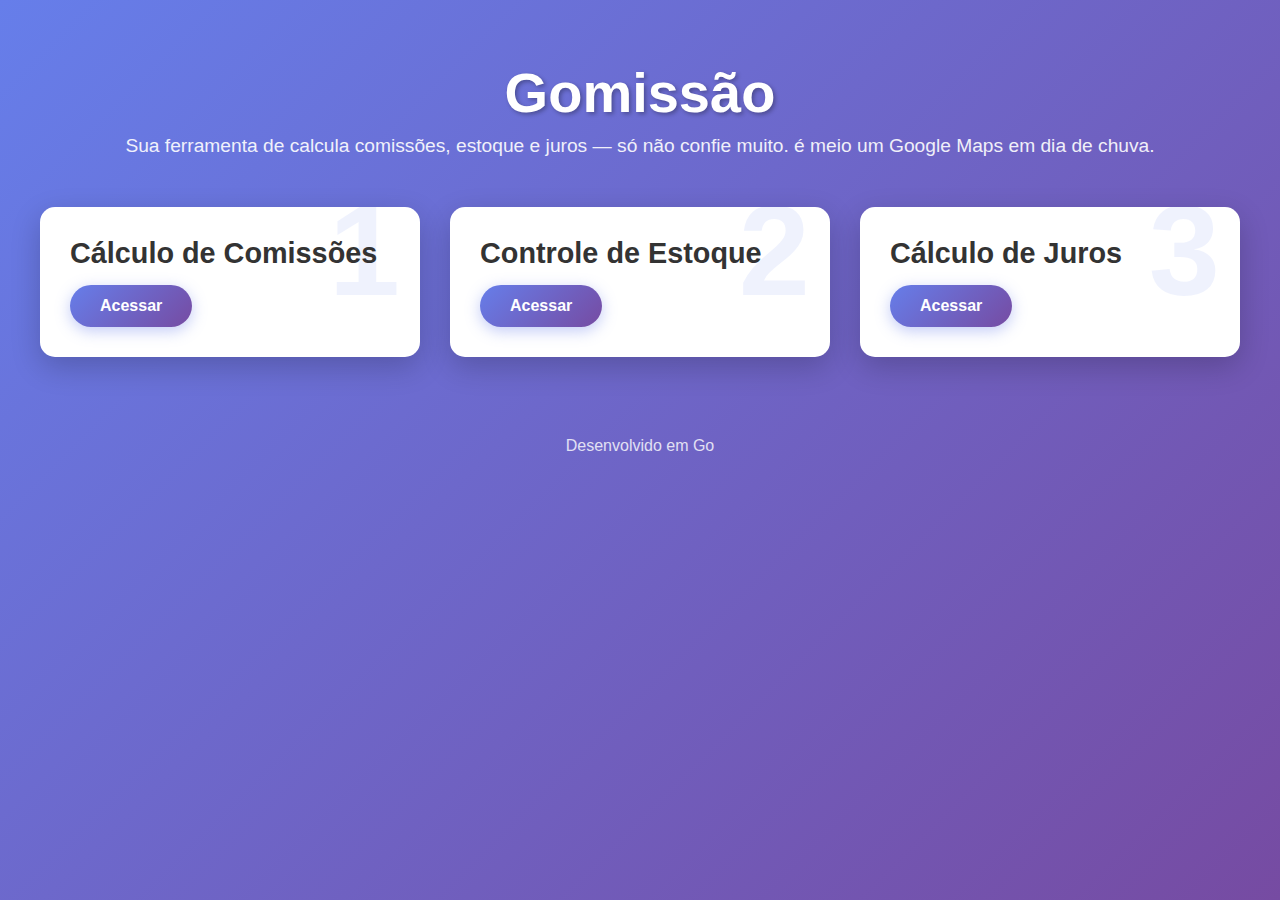
<file: views/index.html>
<!DOCTYPE html>
<html lang="pt-BR">
<head>
    <meta charset="UTF-8">
    <meta name="viewport" content="width=device-width, initial-scale=1.0">
    <title>Desafios Go - Gomissão</title>
    <link rel="stylesheet" href="/static/css/style.css">
</head>
<body>
    <div class="container">
        <header>
            <h1>Gomissão</h1>
            <p class="subtitle">Sua ferramenta de calcula comissões, estoque e juros — só não confie muito. é meio um Google Maps em dia de chuva.</p>
        </header>

        <div class="challenges-grid">
            <div class="challenge-card">
                <div class="challenge-number">1</div>
                <h2>Cálculo de Comissões</h2>
                <a href="/comissoes" class="btn">Acessar</a>
            </div>

            <div class="challenge-card">
                <div class="challenge-number">2</div>
                <h2>Controle de Estoque</h2>
                <a href="/estoque" class="btn">Acessar</a>
            </div>

            <div class="challenge-card">
                <div class="challenge-number">3</div>
                <h2>Cálculo de Juros</h2>
                <a href="/juros" class="btn">Acessar</a>
            </div>
        </div>

        <footer>
            <p>Desenvolvido em Go</p>
        </footer>
    </div>
</body>
</html>
</file>
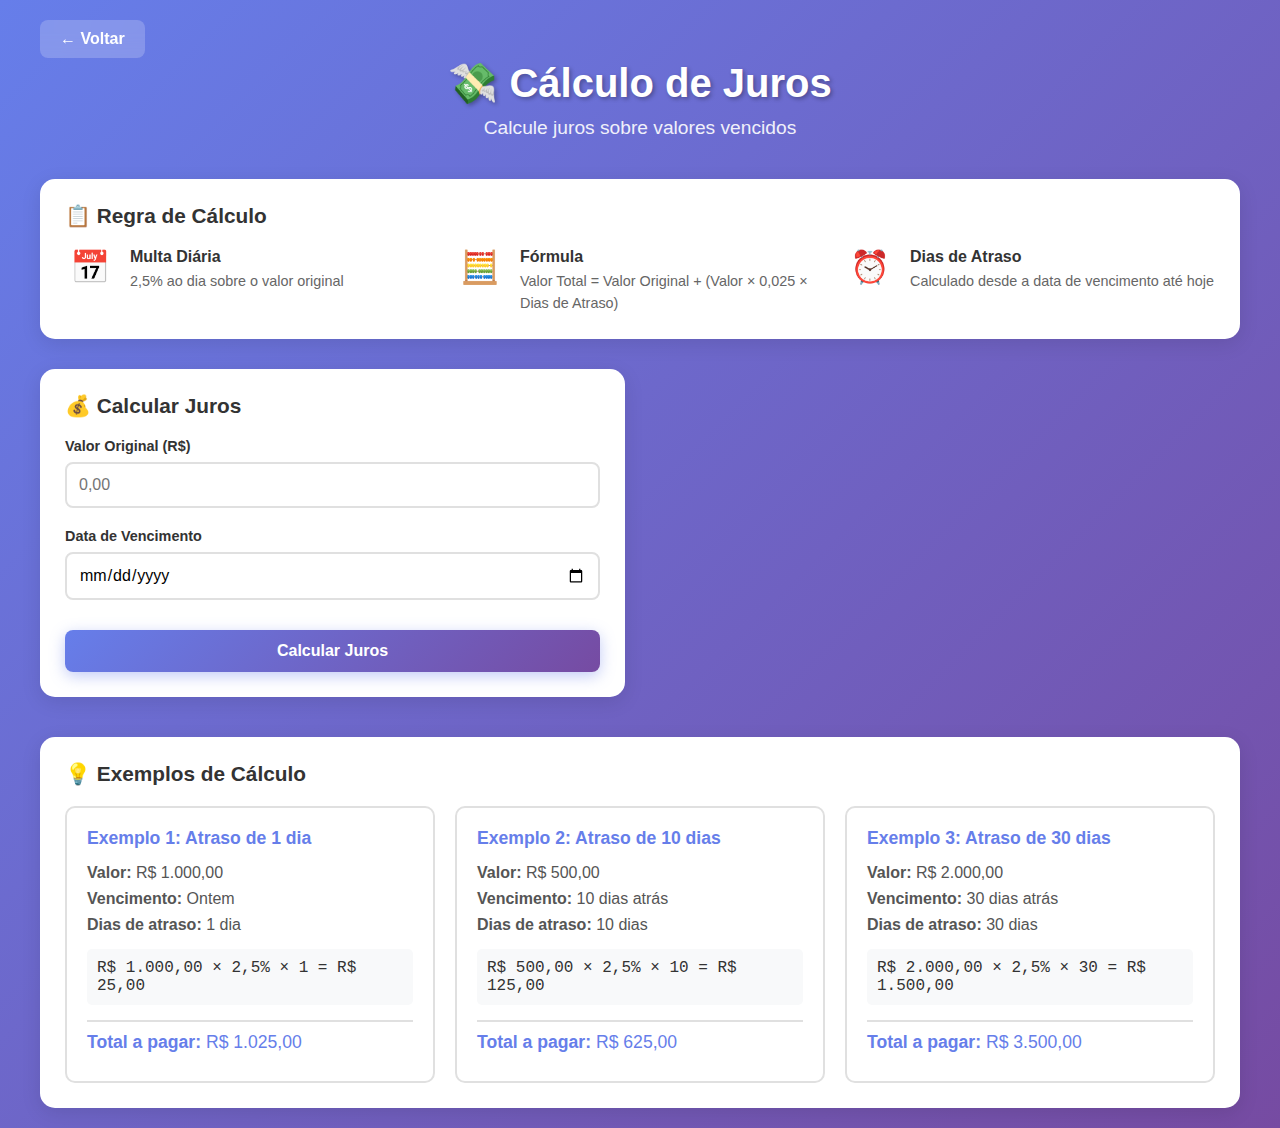
<file: views/juros.html>
<!DOCTYPE html>
<html lang="pt-BR">
<head>
    <meta charset="UTF-8">
    <meta name="viewport" content="width=device-width, initial-scale=1.0">
    <title>Cálculo de Juros</title>
    <link rel="stylesheet" href="/static/css/style.css">
    <link rel="stylesheet" href="/static/css/juros.css">
</head>
<body>
    <div class="container">
        <header class="page-header">
            <a href="/" class="back-btn">← Voltar</a>
            <h1>💸 Cálculo de Juros</h1>
            <p class="subtitle">Calcule juros sobre valores vencidos</p>
        </header>

        <div class="info-box">
            <h3>📋 Regra de Cálculo</h3>
            <div class="regra-info">
                <div class="regra-item">
                    <span class="icon">📅</span>
                    <div>
                        <strong>Multa Diária</strong>
                        <p>2,5% ao dia sobre o valor original</p>
                    </div>
                </div>
                <div class="regra-item">
                    <span class="icon">🧮</span>
                    <div>
                        <strong>Fórmula</strong>
                        <p>Valor Total = Valor Original + (Valor × 0,025 × Dias de Atraso)</p>
                    </div>
                </div>
                <div class="regra-item">
                    <span class="icon">⏰</span>
                    <div>
                        <strong>Dias de Atraso</strong>
                        <p>Calculado desde a data de vencimento até hoje</p>
                    </div>
                </div>
            </div>
        </div>

        <div class="content-grid">
            <div class="form-section">
                <h2>💰 Calcular Juros</h2>
                <form id="form-juros" class="form-juros">
                    <div class="form-group">
                        <label for="valor">Valor Original (R$)</label>
                        <input 
                            type="number" 
                            id="valor" 
                            name="valor" 
                            step="0.01" 
                            min="0.01" 
                            required
                            placeholder="0,00">
                    </div>

                    <div class="form-group">
                        <label for="dataVencimento">Data de Vencimento</label>
                        <input 
                            type="date" 
                            id="dataVencimento" 
                            name="dataVencimento" 
                            required>
                    </div>

                    <button type="submit" class="btn btn-primary">Calcular Juros</button>
                </form>
            </div>

            <div class="resultado-section" id="resultado-section" style="display: none;">
                <h2>📊 Resultado do Cálculo</h2>
                <div id="resultado-content" class="resultado-content">
                </div>
            </div>
        </div>

        <div class="exemplos-section">
            <h2>💡 Exemplos de Cálculo</h2>
            <div class="exemplos-grid">
                <div class="exemplo-card">
                    <h3>Exemplo 1: Atraso de 1 dia</h3>
                    <div class="exemplo-calculo">
                        <p><strong>Valor:</strong> R$ 1.000,00</p>
                        <p><strong>Vencimento:</strong> Ontem</p>
                        <p><strong>Dias de atraso:</strong> 1 dia</p>
                        <p class="calculo">R$ 1.000,00 × 2,5% × 1 = R$ 25,00</p>
                        <p class="total"><strong>Total a pagar:</strong> R$ 1.025,00</p>
                    </div>
                </div>

                <div class="exemplo-card">
                    <h3>Exemplo 2: Atraso de 10 dias</h3>
                    <div class="exemplo-calculo">
                        <p><strong>Valor:</strong> R$ 500,00</p>
                        <p><strong>Vencimento:</strong> 10 dias atrás</p>
                        <p><strong>Dias de atraso:</strong> 10 dias</p>
                        <p class="calculo">R$ 500,00 × 2,5% × 10 = R$ 125,00</p>
                        <p class="total"><strong>Total a pagar:</strong> R$ 625,00</p>
                    </div>
                </div>

                <div class="exemplo-card">
                    <h3>Exemplo 3: Atraso de 30 dias</h3>
                    <div class="exemplo-calculo">
                        <p><strong>Valor:</strong> R$ 2.000,00</p>
                        <p><strong>Vencimento:</strong> 30 dias atrás</p>
                        <p><strong>Dias de atraso:</strong> 30 dias</p>
                        <p class="calculo">R$ 2.000,00 × 2,5% × 30 = R$ 1.500,00</p>
                        <p class="total"><strong>Total a pagar:</strong> R$ 3.500,00</p>
                    </div>
                </div>
            </div>
        </div>
    </div>

    <script>
        const hoje = new Date().toISOString().split('T')[0];
        document.getElementById('dataVencimento').setAttribute('max', hoje);

        document.getElementById('form-juros').addEventListener('submit', async (e) => {
            e.preventDefault();
            
            const formData = new FormData(e.target);
            const dados = {
                valor: parseFloat(formData.get('valor')),
                dataVencimento: formData.get('dataVencimento')
            };

            try {
                const response = await fetch('/api/calcular-juros', {
                    method: 'POST',
                    headers: {
                        'Content-Type': 'application/json'
                    },
                    body: JSON.stringify(dados)
                });

                if (!response.ok) {
                    throw new Error('Erro ao calcular juros');
                }

                const resultado = await response.json();
                exibirResultado(resultado);

            } catch (error) {
                alert('Erro ao calcular: ' + error.message);
            }
        });

        function exibirResultado(res) {
            const section = document.getElementById('resultado-section');
            const content = document.getElementById('resultado-content');

            const dataVenc = new Date(res.dataVencimento + 'T00:00:00');
            const dataCalc = new Date(res.dataCalculo + 'T00:00:00');
            
            const dataVencFormatada = dataVenc.toLocaleDateString('pt-BR');
            const dataCalcFormatada = dataCalc.toLocaleDateString('pt-BR');

            let statusClass = 'emdia';
            if (res.statusPagamento === 'ATRASADO') statusClass = 'atrasado';
            if (res.statusPagamento === 'MUITO ATRASADO') statusClass = 'muito-atrasado';

            let statusIcone = '✅';
            if (res.statusPagamento === 'ATRASADO') statusIcone = '⚠️';
            if (res.statusPagamento === 'MUITO ATRASADO') statusIcone = '🚨';

            content.innerHTML = `
                <div class="status-badge ${statusClass}">
                    ${statusIcone} ${res.statusPagamento}
                </div>

                <div class="resultado-grid">
                    <div class="resultado-item">
                        <span class="label">Valor Original</span>
                        <span class="value">R$ ${res.valorOriginal.toFixed(2)}</span>
                    </div>

                    <div class="resultado-item">
                        <span class="label">Data de Vencimento</span>
                        <span class="value">${dataVencFormatada}</span>
                    </div>

                    <div class="resultado-item">
                        <span class="label">Data do Cálculo</span>
                        <span class="value">${dataCalcFormatada}</span>
                    </div>

                    <div class="resultado-item destaque">
                        <span class="label">Dias de Atraso</span>
                        <span class="value dias">${res.diasAtraso} ${res.diasAtraso === 1 ? 'dia' : 'dias'}</span>
                    </div>

                    <div class="resultado-item">
                        <span class="label">Multa Diária</span>
                        <span class="value">${res.multaDiaria}%</span>
                    </div>

                    <div class="resultado-item destaque">
                        <span class="label">Valor dos Juros</span>
                        <span class="value juros">R$ ${res.valorJuros.toFixed(2)}</span>
                    </div>
                </div>

                <div class="total-final">
                    <span class="label">Valor Total a Pagar</span>
                    <span class="value">R$ ${res.valorTotal.toFixed(2)}</span>
                </div>

                ${res.diasAtraso > 0 ? `
                    <div class="info-adicional">
                        <p>📊 <strong>Detalhamento:</strong></p>
                        <p class="formula">
                            R$ ${res.valorOriginal.toFixed(2)} × ${res.multaDiaria}% × ${res.diasAtraso} dias = 
                            <strong>R$ ${res.valorJuros.toFixed(2)}</strong>
                        </p>
                        <p class="total-calc">
                            R$ ${res.valorOriginal.toFixed(2)} + R$ ${res.valorJuros.toFixed(2)} = 
                            <strong>R$ ${res.valorTotal.toFixed(2)}</strong>
                        </p>
                    </div>
                ` : ''}
            `;

            section.style.display = 'block';
            section.scrollIntoView({ behavior: 'smooth', block: 'nearest' });
        }
    </script>
</body>
</html>
</file>
<file: static/css/style.css>
* {
    margin: 0;
    padding: 0;
    box-sizing: border-box;
}

body {
    font-family: 'Segoe UI', Tahoma, Geneva, Verdana, sans-serif;
    background: linear-gradient(135deg, #667eea 0%, #764ba2 100%);
    min-height: 100vh;
    padding: 20px;
}

.container {
    max-width: 1200px;
    margin: 0 auto;
}

header {
    text-align: center;
    color: white;
    margin-bottom: 50px;
    padding-top: 40px;
}

header h1 {
    font-size: 3.5em;
    margin-bottom: 10px;
    text-shadow: 2px 2px 4px rgba(0, 0, 0, 0.3);
}

.subtitle {
    font-size: 1.2em;
    opacity: 0.9;
}

.challenges-grid {
    display: grid;
    grid-template-columns: repeat(auto-fit, minmax(320px, 1fr));
    gap: 30px;
    margin-bottom: 50px;
}

.challenge-card {
    background: white;
    border-radius: 15px;
    padding: 30px;
    box-shadow: 0 10px 30px rgba(0, 0, 0, 0.2);
    transition: transform 0.3s ease, box-shadow 0.3s ease;
    position: relative;
    overflow: hidden;
}

.challenge-card:hover {
    transform: translateY(-5px);
    box-shadow: 0 15px 40px rgba(0, 0, 0, 0.3);
}

.challenge-number {
    position: absolute;
    top: -20px;
    right: 20px;
    font-size: 8em;
    font-weight: bold;
    color: rgba(102, 126, 234, 0.1);
    line-height: 1;
}

.challenge-card h2 {
    color: #333;
    margin-bottom: 15px;
    font-size: 1.8em;
    position: relative;
    z-index: 1;
}

.challenge-card p {
    color: #666;
    margin-bottom: 15px;
    line-height: 1.6;
}

.challenge-card ul {
    list-style: none;
    margin-bottom: 25px;
    padding-left: 0;
}

.challenge-card ul li {
    color: #555;
    padding: 8px 0;
    padding-left: 25px;
    position: relative;
}

.challenge-card ul li:before {
    content: "✓";
    position: absolute;
    left: 0;
    color: #667eea;
    font-weight: bold;
}

.btn {
    display: inline-block;
    background: linear-gradient(135deg, #667eea 0%, #764ba2 100%);
    color: white;
    text-decoration: none;
    padding: 12px 30px;
    border-radius: 25px;
    font-weight: 600;
    transition: all 0.3s ease;
    box-shadow: 0 4px 15px rgba(102, 126, 234, 0.4);
}

.btn:hover {
    transform: scale(1.05);
    box-shadow: 0 6px 20px rgba(102, 126, 234, 0.6);
}

footer {
    text-align: center;
    color: white;
    padding: 30px 0;
    opacity: 0.8;
}

/* Responsividade */
@media (max-width: 768px) {
    header h1 {
        font-size: 2.5em;
    }
    
    .challenges-grid {
        grid-template-columns: 1fr;
    }
    
    .challenge-number {
        font-size: 6em;
    }
}
</file>
<file: static/css/juros.css>
.page-header {
    text-align: center;
    color: white;
    margin-bottom: 40px;
    position: relative;
}

.page-header h1 {
    font-size: 2.5em;
    margin-bottom: 10px;
    text-shadow: 2px 2px 4px rgba(0, 0, 0, 0.3);
}

.back-btn {
    position: absolute;
    left: 0;
    top: 0;
    background: rgba(255, 255, 255, 0.2);
    color: white;
    text-decoration: none;
    padding: 10px 20px;
    border-radius: 8px;
    font-weight: 600;
    transition: all 0.3s ease;
    backdrop-filter: blur(10px);
}

.back-btn:hover {
    background: rgba(255, 255, 255, 0.3);
    transform: translateX(-5px);
}

.info-box {
    background: white;
    border-radius: 15px;
    padding: 25px;
    margin-bottom: 30px;
    box-shadow: 0 5px 20px rgba(0, 0, 0, 0.1);
}

.info-box h3 {
    color: #333;
    margin-bottom: 20px;
    font-size: 1.3em;
}

.regra-info {
    display: grid;
    grid-template-columns: repeat(auto-fit, minmax(250px, 1fr));
    gap: 20px;
}

.regra-item {
    display: flex;
    gap: 15px;
    align-items: flex-start;
}

.regra-item .icon {
    font-size: 2em;
    min-width: 50px;
    text-align: center;
}

.regra-item strong {
    display: block;
    color: #333;
    margin-bottom: 5px;
}

.regra-item p {
    color: #666;
    font-size: 0.9em;
    line-height: 1.5;
}

.content-grid {
    display: grid;
    grid-template-columns: 1fr 1fr;
    gap: 30px;
    margin-bottom: 40px;
}

.form-section,
.resultado-section,
.exemplos-section {
    background: white;
    border-radius: 15px;
    padding: 25px;
    box-shadow: 0 5px 20px rgba(0, 0, 0, 0.1);
}

.form-section h2,
.resultado-section h2,
.exemplos-section h2 {
    color: #333;
    margin-bottom: 20px;
    font-size: 1.3em;
}

.form-juros {
    display: flex;
    flex-direction: column;
    gap: 20px;
}

.form-group {
    display: flex;
    flex-direction: column;
    gap: 8px;
}

.form-group label {
    color: #333;
    font-weight: 600;
    font-size: 0.9em;
}

.form-group input {
    padding: 12px;
    border: 2px solid #e0e0e0;
    border-radius: 8px;
    font-size: 1em;
    font-family: inherit;
    transition: border-color 0.3s ease;
}

.form-group input:focus {
    outline: none;
    border-color: #667eea;
}

.btn-primary {
    background: linear-gradient(135deg, #667eea 0%, #764ba2 100%);
    color: white;
    border: none;
    padding: 12px 24px;
    border-radius: 8px;
    font-size: 1em;
    font-weight: 600;
    cursor: pointer;
    transition: all 0.3s ease;
    margin-top: 10px;
}

.btn-primary:hover {
    transform: translateY(-2px);
    box-shadow: 0 5px 15px rgba(102, 126, 234, 0.4);
}

.resultado-content {
    display: flex;
    flex-direction: column;
    gap: 25px;
}

.status-badge {
    padding: 15px;
    border-radius: 10px;
    text-align: center;
    font-weight: bold;
    font-size: 1.2em;
}

.status-badge.emdia {
    background: #d4edda;
    color: #155724;
    border: 2px solid #28a745;
}

.status-badge.atrasado {
    background: #fff3cd;
    color: #856404;
    border: 2px solid #ffc107;
}

.status-badge.muito-atrasado {
    background: #f8d7da;
    color: #721c24;
    border: 2px solid #dc3545;
}

.resultado-grid {
    display: grid;
    grid-template-columns: repeat(2, 1fr);
    gap: 15px;
}

.resultado-item {
    display: flex;
    flex-direction: column;
    gap: 5px;
    padding: 15px;
    background: #f8f9fa;
    border-radius: 8px;
}

.resultado-item.destaque {
    background: linear-gradient(135deg, rgba(102, 126, 234, 0.1) 0%, rgba(118, 75, 162, 0.1) 100%);
    border: 2px solid #667eea;
}

.resultado-item .label {
    font-size: 0.85em;
    color: #666;
}

.resultado-item .value {
    font-size: 1.2em;
    font-weight: bold;
    color: #333;
}

.resultado-item .value.dias {
    color: #667eea;
    font-size: 1.5em;
}

.resultado-item .value.juros {
    color: #dc3545;
    font-size: 1.4em;
}

.total-final {
    display: flex;
    flex-direction: column;
    gap: 10px;
    padding: 20px;
    background: linear-gradient(135deg, #667eea 0%, #764ba2 100%);
    color: white;
    border-radius: 10px;
    text-align: center;
}

.total-final .label {
    font-size: 1em;
    opacity: 0.9;
}

.total-final .value {
    font-size: 2em;
    font-weight: bold;
}

.info-adicional {
    padding: 15px;
    background: #e7f3ff;
    border-left: 4px solid #2196f3;
    border-radius: 5px;
}

.info-adicional p {
    margin: 8px 0;
    color: #333;
    line-height: 1.6;
}

.info-adicional .formula,
.info-adicional .total-calc {
    font-family: 'Courier New', monospace;
    background: white;
    padding: 10px;
    border-radius: 5px;
    margin-top: 10px;
}

.exemplos-section {
    grid-column: 1 / -1;
}

.exemplos-grid {
    display: grid;
    grid-template-columns: repeat(auto-fit, minmax(300px, 1fr));
    gap: 20px;
}

.exemplo-card {
    border: 2px solid #e0e0e0;
    border-radius: 10px;
    padding: 20px;
    transition: all 0.3s ease;
}

.exemplo-card:hover {
    border-color: #667eea;
    box-shadow: 0 5px 15px rgba(102, 126, 234, 0.1);
    transform: translateY(-3px);
}

.exemplo-card h3 {
    color: #667eea;
    margin-bottom: 15px;
    font-size: 1.1em;
}

.exemplo-calculo p {
    margin: 8px 0;
    color: #555;
}

.exemplo-calculo .calculo {
    background: #f8f9fa;
    padding: 10px;
    border-radius: 5px;
    margin: 15px 0;
    font-family: 'Courier New', monospace;
    color: #333;
}

.exemplo-calculo .total {
    color: #667eea;
    font-size: 1.1em;
    padding-top: 10px;
    border-top: 2px solid #e0e0e0;
}

@media (max-width: 968px) {
    .content-grid {
        grid-template-columns: 1fr;
    }

    .resultado-section {
        order: 2;
    }

    .page-header h1 {
        font-size: 1.8em;
        margin-top: 40px;
    }
    
    .back-btn {
        position: static;
        display: inline-block;
        margin-bottom: 20px;
    }

    .regra-info {
        grid-template-columns: 1fr;
    }

    .resultado-grid {
        grid-template-columns: 1fr;
    }

    .exemplos-grid {
        grid-template-columns: 1fr;
    }
}
</file>
